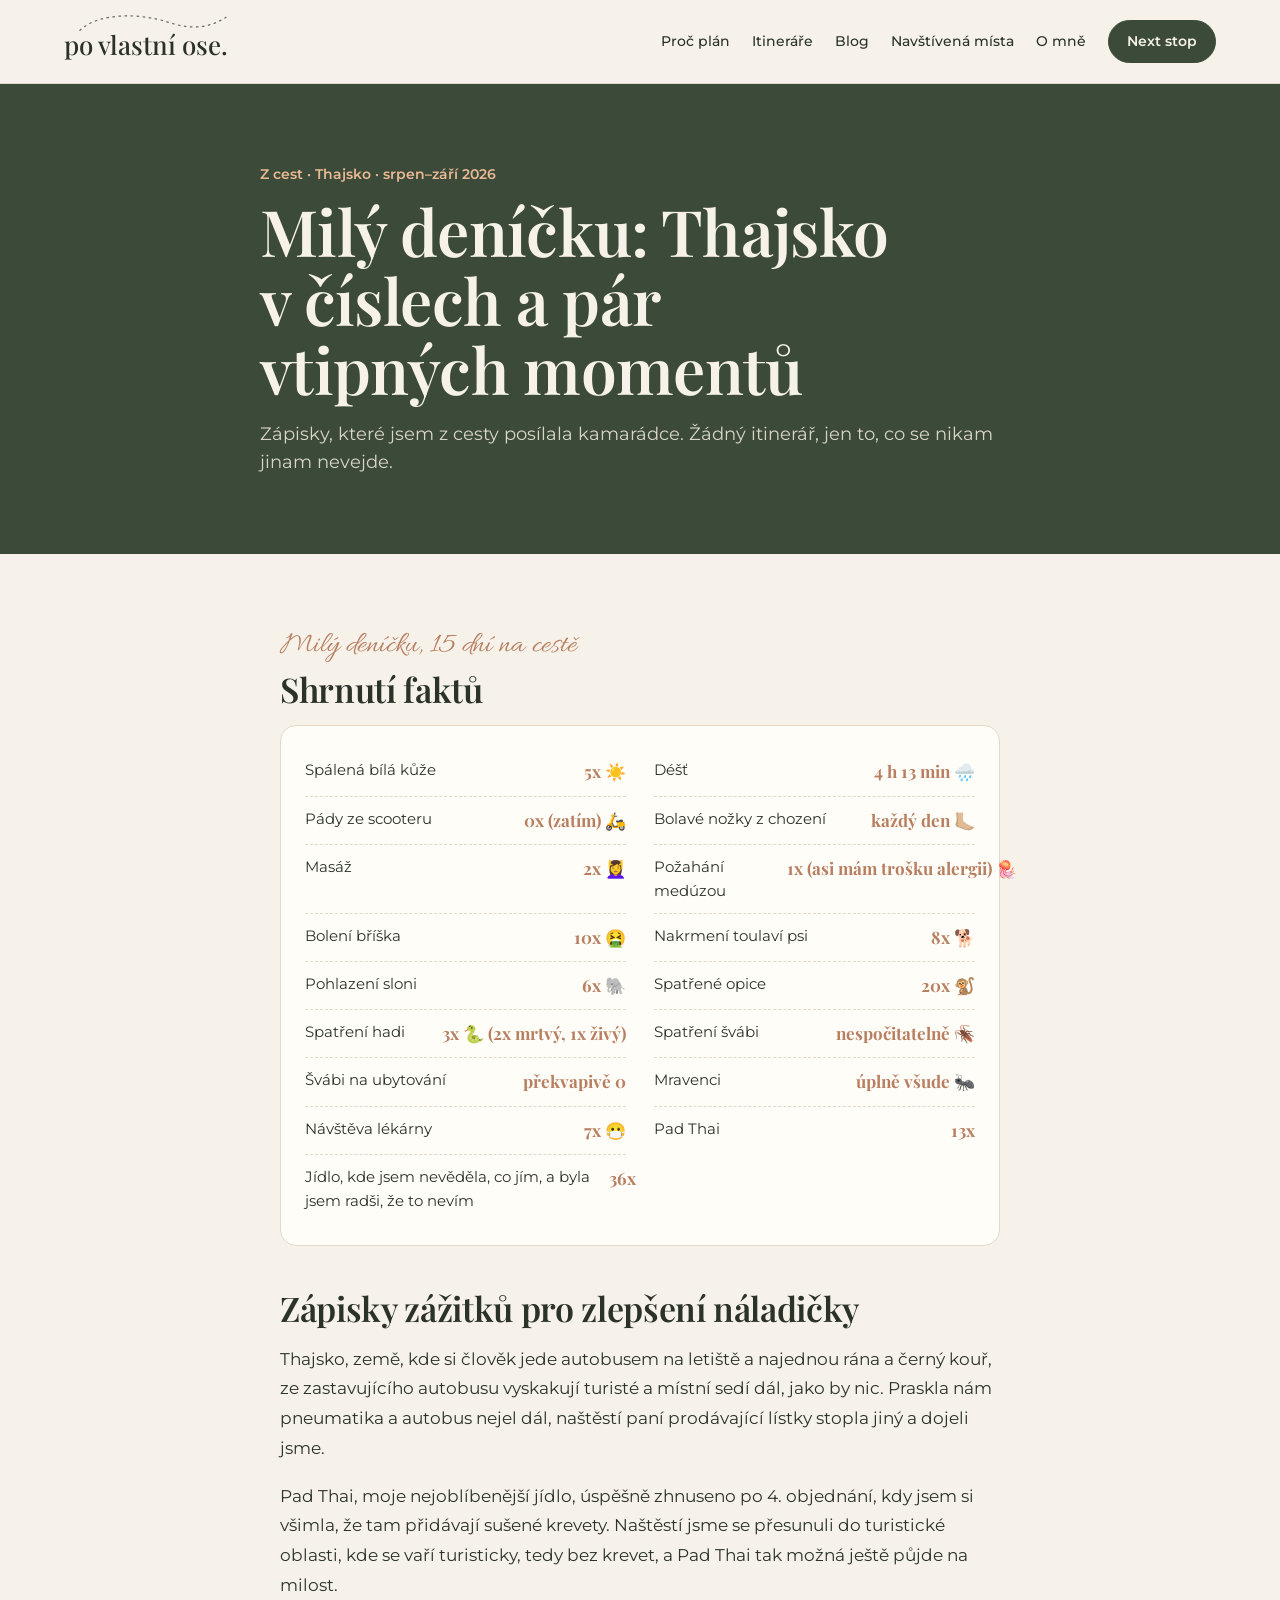
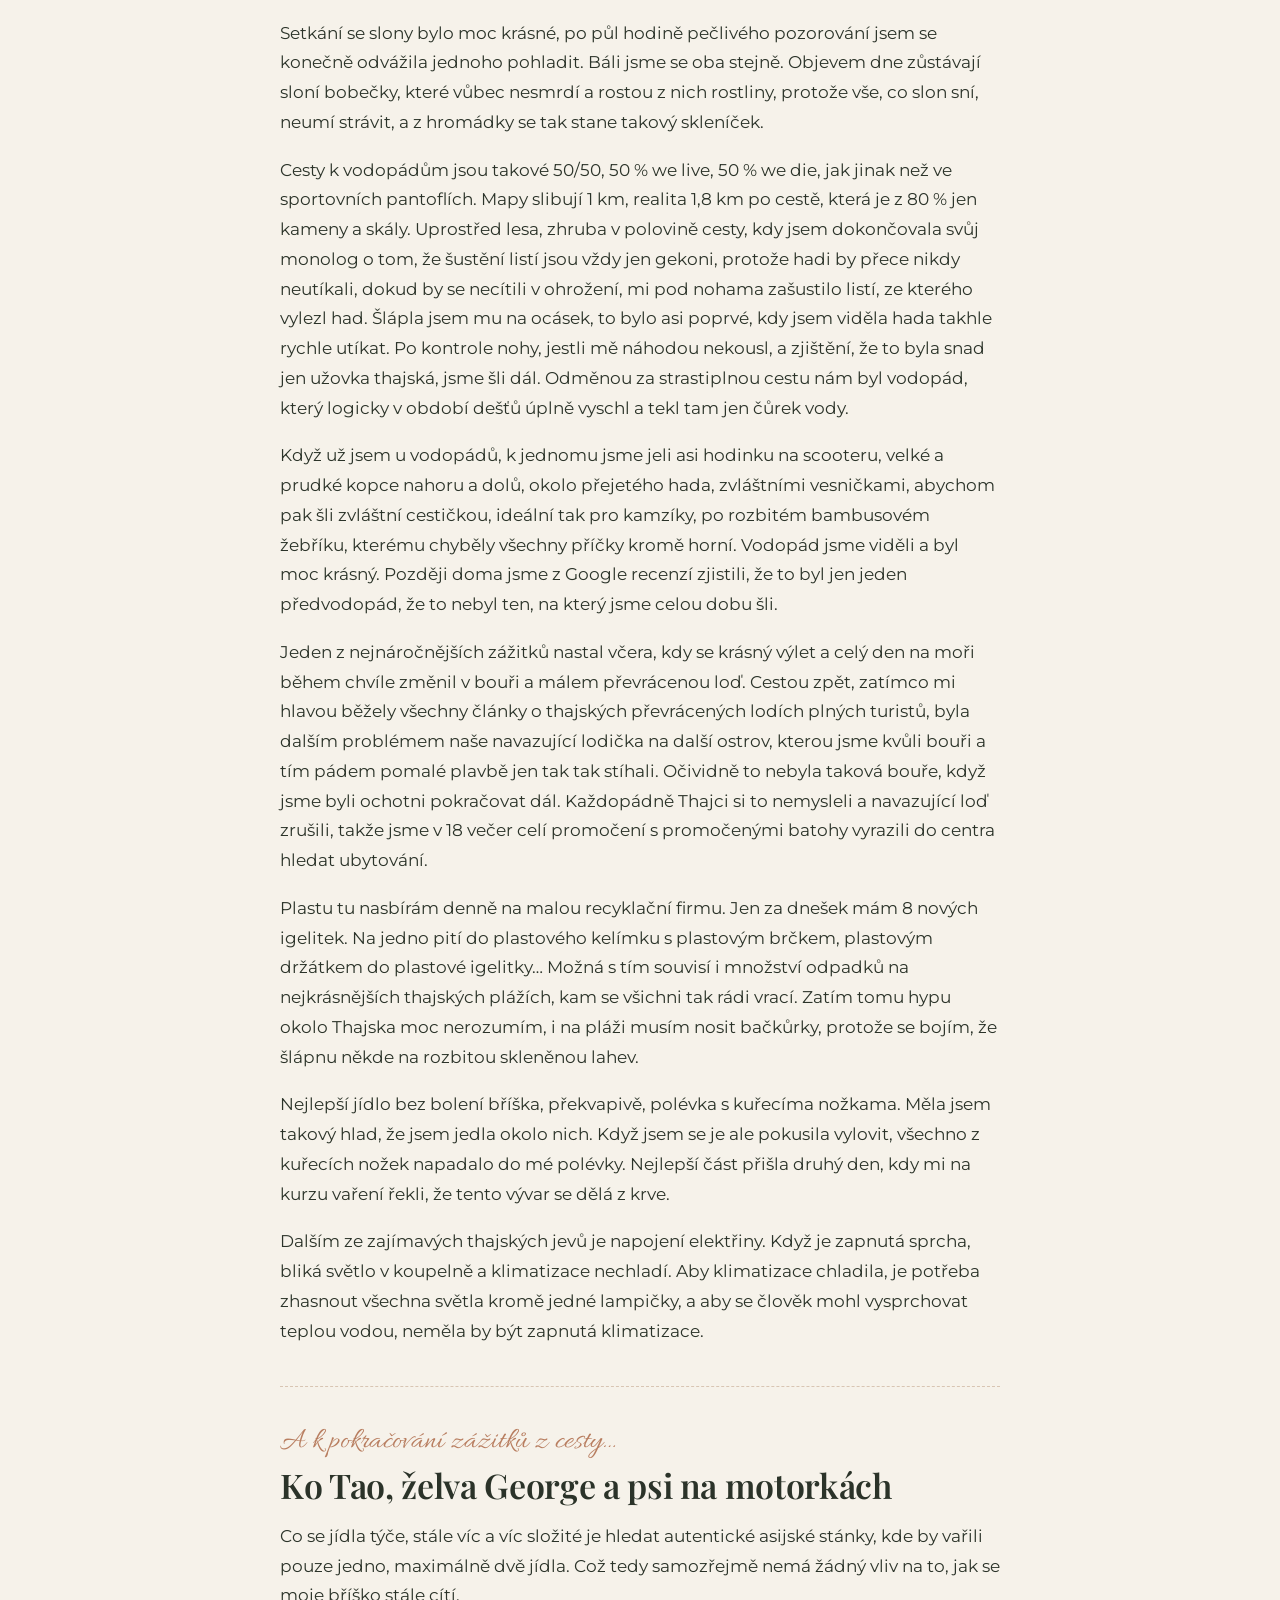
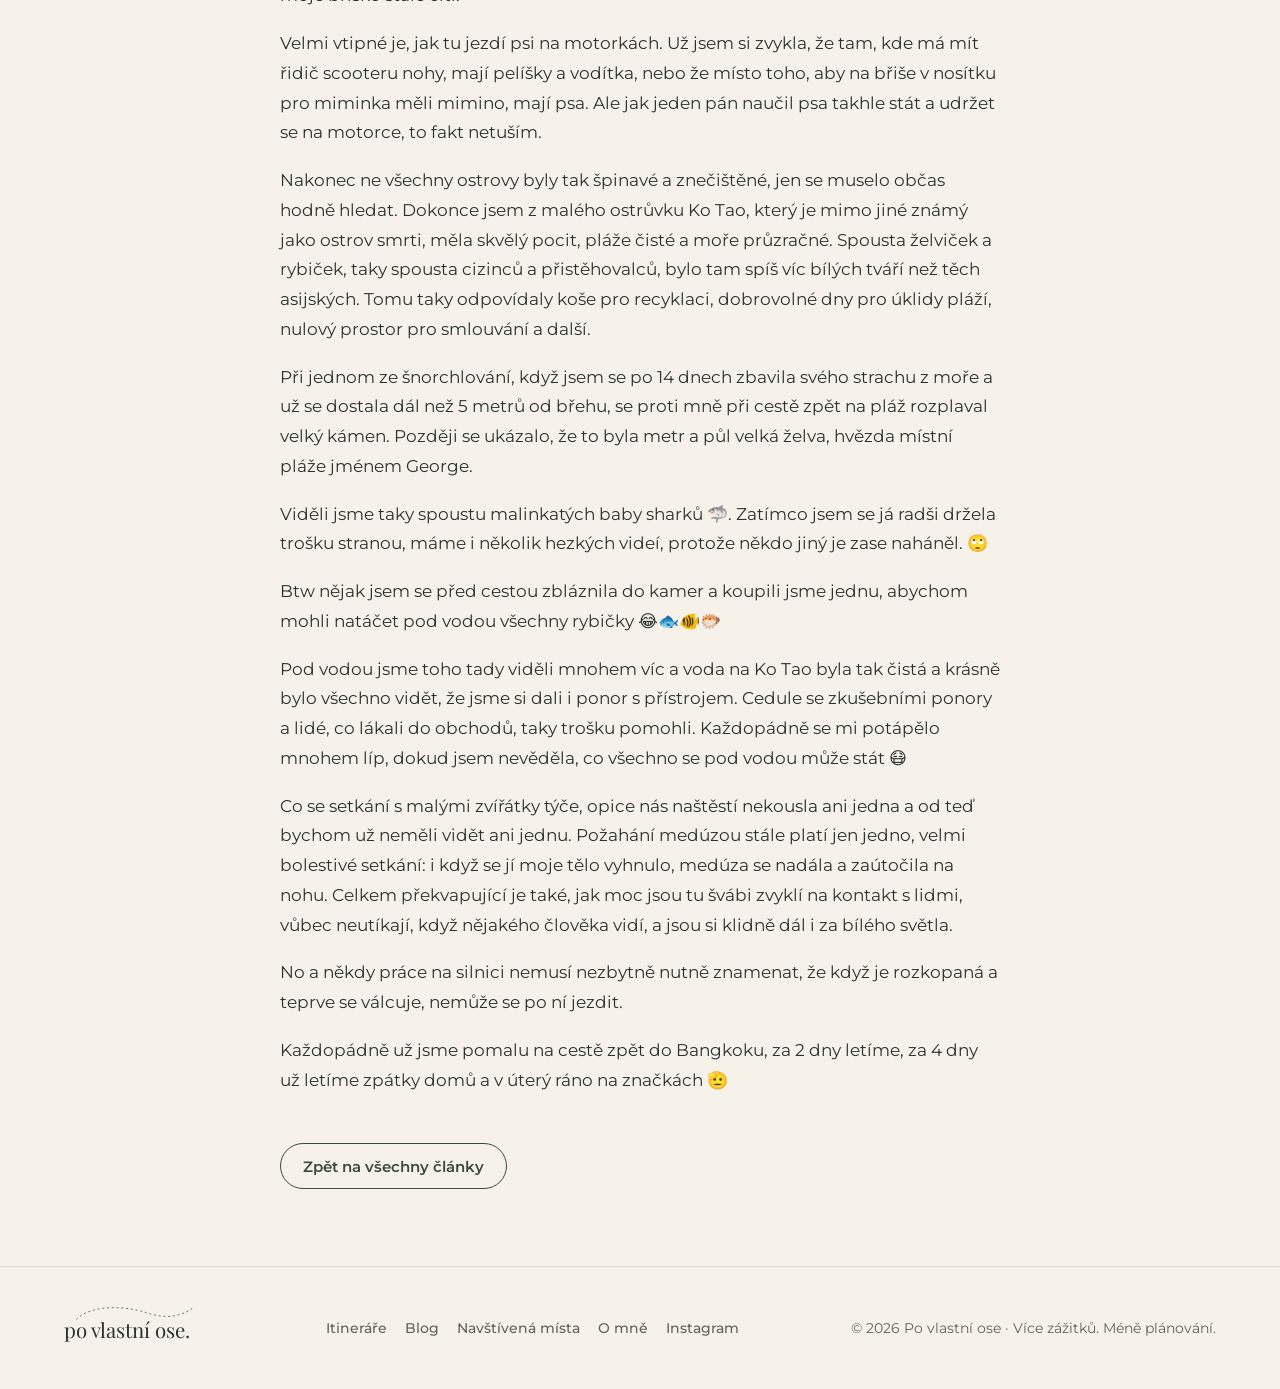
<file: clanky/thajsko-mily-denicku/index.html>
<!DOCTYPE html>
<html lang="cs">
<head>
<meta charset="utf-8">
<meta name="viewport" content="width=device-width, initial-scale=1">
<title>Milý deníčku z Thajska | Po vlastní ose</title>
<meta name="robots" content="noindex, nofollow">
<meta name="description" content="Vtipné momenty z cesty po Thajsku: sloni, hadi na cestě k vodopádům, bouře na moři, želva George a Pad Thai se sušenými krevetami.">
<link rel="icon" href="data:image/svg+xml,%3Csvg xmlns=%22http://www.w3.org/2000/svg%22 viewBox=%220 0 24 30%22%3E%3Cpath fill=%22%23B87E60%22 d=%22M12 1C6.2 1 1.8 5.4 1.8 11c0 7.4 9 16.6 9.4 17 .4.4 1.1.4 1.5 0 .4-.4 9.5-9.6 9.5-17C22.2 5.4 17.8 1 12 1zm0 14.2a4 4 0 1 1 0-8 4 4 0 0 1 0 8z%22/%3E%3C/svg%3E">
<link rel="preconnect" href="https://fonts.googleapis.com">
<link rel="preconnect" href="https://fonts.gstatic.com" crossorigin>
<link rel="stylesheet" href="https://fonts.googleapis.com/css2?family=Allura&family=Montserrat:wght@400;500;600&family=Playfair+Display:ital,wght@0,500;0,600;1,500&display=swap">
<link rel="stylesheet" href="/assets/style.css">
</head>
<body>
<svg width="0" height="0" style="position:absolute" aria-hidden="true">
 <defs>
  <symbol id="plane" viewBox="0 0 24 24"><path fill="currentColor" d="M21.5 11.2c.9.2.9 1.4 0 1.6l-5.8 1.1-4.6 6.6c-.3.4-.7.6-1.2.6H8.8l2.3-7-4.8.7-1.7 2.2H3.3l1-3.7-1-3.7h1.3l1.7 2.2 4.8.7-2.3-7h1.1c.5 0 .9.2 1.2.6l4.6 6.6z"/></symbol>
  <symbol id="pin" viewBox="0 0 24 30"><path fill="currentColor" d="M12 1C6.2 1 1.8 5.4 1.8 11c0 7.4 9 16.6 9.4 17 .4.4 1.1.4 1.5 0 .4-.4 9.5-9.6 9.5-17C22.2 5.4 17.8 1 12 1zm0 14.2a4 4 0 1 1 0-8 4 4 0 0 1 0 8z"/></symbol>
  <symbol id="palm" viewBox="0 0 120 200"><path d="M62 200c-6-50-4-100 6-140" stroke="currentColor" stroke-width="7" fill="none" stroke-linecap="round"/><g fill="currentColor"><path d="M68 60C50 40 25 38 4 52c22-4 42 2 64 8z"/><path d="M68 60c6-22 26-36 50-34-20 6-36 18-50 34z"/><path d="M68 60C60 36 40 20 16 22c20 8 38 20 52 38z"/><path d="M68 60c20-10 42-6 52 14-18-10-34-12-52-14z"/><path d="M68 60c-14 4-30 18-34 40 10-18 20-30 34-40z"/></g></symbol>
 </defs>
</svg>

<header>
 <div class="bar">
  <a class="logo" href="/" aria-label="Po vlastní ose, úvod">
   <svg viewBox="0 0 220 64" role="img"><title>po vlastní ose.</title>
    <path d="M18 24 C 40 2, 90 4, 120 14 S 170 20, 188 8" fill="none" stroke="currentColor" stroke-width="1.4" stroke-dasharray="3 4" opacity=".7"/>
    <use href="/#pin" x="10" y="12" width="14" height="17" style="color:var(--terra)"/>
    <use href="/#plane" x="184" y="0" width="20" height="20" transform="rotate(-14 194 10)"/>
    <text x="0" y="52" font-family="Playfair Display, Georgia, serif" font-size="30" font-weight="500" fill="currentColor">po vlastní ose.</text>
   </svg>
  </a>
  <nav class="main" aria-label="Hlavní menu">
   <a href="/#proc">Proč plán</a><a href="/#itinerare">Itineráře</a><a href="/#blog">Blog</a><a href="/#mista">Navštívená místa</a><a href="/#o-mne">O mně</a>
   <a class="btn" href="/#itinerare">Next stop</a>
  </nav>
 </div>
</header>

<main>
<section class="band art-hero">
 <div class="wrap">
  <span class="k">Z cest · Thajsko · srpen–září 2026</span>
  <h1>Milý deníčku: Thajsko v číslech a pár vtipných momentů</h1>
  <p>Zápisky, které jsem z cesty posílala kamarádce. Žádný itinerář, jen to, co se nikam jinam nevejde.</p>
 </div>
</section>
<section class="band">
 <article class="art">
  <span class="hand">Milý deníčku, 15 dní na cestě</span>
  <h2 style="margin-top:0">Shrnutí faktů</h2>
  <div class="facts"><div><span>Spálená bílá kůže</span><b>5x ☀️</b></div><div><span>Déšť</span><b>4 h 13 min 🌧️</b></div><div><span>Pády ze scooteru</span><b>0x (zatím) 🛵</b></div><div><span>Bolavé nožky z chození</span><b>každý den 🦶🏼</b></div><div><span>Masáž</span><b>2x 💆‍♀️</b></div><div><span>Požahání medúzou</span><b>1x (asi mám trošku alergii) 🪼</b></div><div><span>Bolení bříška</span><b>10x 🤮</b></div><div><span>Nakrmení toulaví psi</span><b>8x 🐕</b></div><div><span>Pohlazení sloni</span><b>6x 🐘</b></div><div><span>Spatřené opice</span><b>20x 🐒</b></div><div><span>Spatření hadi</span><b>3x 🐍 (2x mrtvý, 1x živý)</b></div><div><span>Spatření švábi</span><b>nespočitatelně 🪳</b></div><div><span>Švábi na ubytování</span><b>překvapivě 0</b></div><div><span>Mravenci</span><b>úplně všude 🐜</b></div><div><span>Návštěva lékárny</span><b>7x 😷</b></div><div><span>Pad Thai</span><b>13x</b></div><div><span>Jídlo, kde jsem nevěděla, co jím, a byla jsem radši, že to nevím</span><b>36x</b></div></div>
  <h2>Zápisky zážitků pro zlepšení náladičky</h2>
  <p>Thajsko, země, kde si člověk jede autobusem na letiště a najednou rána a černý kouř, ze zastavujícího autobusu vyskakují turisté a místní sedí dál, jako by nic. Praskla nám pneumatika a autobus nejel dál, naštěstí paní prodávající lístky stopla jiný a dojeli jsme.</p>
<p>Pad Thai, moje nejoblíbenější jídlo, úspěšně zhnuseno po 4. objednání, kdy jsem si všimla, že tam přidávají sušené krevety. Naštěstí jsme se přesunuli do turistické oblasti, kde se vaří turisticky, tedy bez krevet, a Pad Thai tak možná ještě půjde na milost.</p>
<p>Setkání se slony bylo moc krásné, po půl hodině pečlivého pozorování jsem se konečně odvážila jednoho pohladit. Báli jsme se oba stejně. Objevem dne zůstávají sloní bobečky, které vůbec nesmrdí a rostou z nich rostliny, protože vše, co slon sní, neumí strávit, a z hromádky se tak stane takový skleníček.</p>
<p>Cesty k vodopádům jsou takové 50/50, 50 % we live, 50 % we die, jak jinak než ve sportovních pantoflích. Mapy slibují 1 km, realita 1,8 km po cestě, která je z 80 % jen kameny a skály. Uprostřed lesa, zhruba v polovině cesty, kdy jsem dokončovala svůj monolog o tom, že šustění listí jsou vždy jen gekoni, protože hadi by přece nikdy neutíkali, dokud by se necítili v ohrožení, mi pod nohama zašustilo listí, ze kterého vylezl had. Šlápla jsem mu na ocásek, to bylo asi poprvé, kdy jsem viděla hada takhle rychle utíkat. Po kontrole nohy, jestli mě náhodou nekousl, a zjištění, že to byla snad jen užovka thajská, jsme šli dál. Odměnou za strastiplnou cestu nám byl vodopád, který logicky v období dešťů úplně vyschl a tekl tam jen čůrek vody.</p>
<p>Když už jsem u vodopádů, k jednomu jsme jeli asi hodinku na scooteru, velké a prudké kopce nahoru a dolů, okolo přejetého hada, zvláštními vesničkami, abychom pak šli zvláštní cestičkou, ideální tak pro kamzíky, po rozbitém bambusovém žebříku, kterému chyběly všechny příčky kromě horní. Vodopád jsme viděli a byl moc krásný. Později doma jsme z Google recenzí zjistili, že to byl jen jeden předvodopád, že to nebyl ten, na který jsme celou dobu šli.</p>
<p>Jeden z nejnáročnějších zážitků nastal včera, kdy se krásný výlet a celý den na moři během chvíle změnil v bouři a málem převrácenou loď. Cestou zpět, zatímco mi hlavou běžely všechny články o thajských převrácených lodích plných turistů, byla dalším problémem naše navazující lodička na další ostrov, kterou jsme kvůli bouři a tím pádem pomalé plavbě jen tak tak stíhali. Očividně to nebyla taková bouře, když jsme byli ochotni pokračovat dál. Každopádně Thajci si to nemysleli a navazující loď zrušili, takže jsme v 18 večer celí promočení s promočenými batohy vyrazili do centra hledat ubytování.</p>
<p>Plastu tu nasbírám denně na malou recyklační firmu. Jen za dnešek mám 8 nových igelitek. Na jedno pití do plastového kelímku s plastovým brčkem, plastovým držátkem do plastové igelitky… Možná s tím souvisí i množství odpadků na nejkrásnějších thajských plážích, kam se všichni tak rádi vrací. Zatím tomu hypu okolo Thajska moc nerozumím, i na pláži musím nosit bačkůrky, protože se bojím, že šlápnu někde na rozbitou skleněnou lahev.</p>
<p>Nejlepší jídlo bez bolení bříška, překvapivě, polévka s kuřecíma nožkama. Měla jsem takový hlad, že jsem jedla okolo nich. Když jsem se je ale pokusila vylovit, všechno z kuřecích nožek napadalo do mé polévky. Nejlepší část přišla druhý den, kdy mi na kurzu vaření řekli, že tento vývar se dělá z krve.</p>
<p>Dalším ze zajímavých thajských jevů je napojení elektřiny. Když je zapnutá sprcha, bliká světlo v koupelně a klimatizace nechladí. Aby klimatizace chladila, je potřeba zhasnout všechna světla kromě jedné lampičky, a aby se člověk mohl vysprchovat teplou vodou, neměla by být zapnutá klimatizace.</p>

  <hr>
  <span class="hand">A k pokračování zážitků z cesty…</span>
  <h2 style="margin-top:0">Ko Tao, želva George a psi na motorkách</h2>
  <p>Co se jídla týče, stále víc a víc složité je hledat autentické asijské stánky, kde by vařili pouze jedno, maximálně dvě jídla. Což tedy samozřejmě nemá žádný vliv na to, jak se moje bříško stále cítí.</p>
<p>Velmi vtipné je, jak tu jezdí psi na motorkách. Už jsem si zvykla, že tam, kde má mít řidič scooteru nohy, mají pelíšky a vodítka, nebo že místo toho, aby na břiše v nosítku pro miminka měli mimino, mají psa. Ale jak jeden pán naučil psa takhle stát a udržet se na motorce, to fakt netuším.</p>
<p>Nakonec ne všechny ostrovy byly tak špinavé a znečištěné, jen se muselo občas hodně hledat. Dokonce jsem z malého ostrůvku Ko Tao, který je mimo jiné známý jako ostrov smrti, měla skvělý pocit, pláže čisté a moře průzračné. Spousta želviček a rybiček, taky spousta cizinců a přistěhovalců, bylo tam spíš víc bílých tváří než těch asijských. Tomu taky odpovídaly koše pro recyklaci, dobrovolné dny pro úklidy pláží, nulový prostor pro smlouvání a další.</p>
<p>Při jednom ze šnorchlování, když jsem se po 14 dnech zbavila svého strachu z moře a už se dostala dál než 5 metrů od břehu, se proti mně při cestě zpět na pláž rozplaval velký kámen. Později se ukázalo, že to byla metr a půl velká želva, hvězda místní pláže jménem George.</p>
<p>Viděli jsme taky spoustu malinkatých baby sharků 🦈. Zatímco jsem se já radši držela trošku stranou, máme i několik hezkých videí, protože někdo jiný je zase naháněl. 🙄</p>
<p>Btw nějak jsem se před cestou zbláznila do kamer a koupili jsme jednu, abychom mohli natáčet pod vodou všechny rybičky 😂🐟🐠🐡</p>
<p>Pod vodou jsme toho tady viděli mnohem víc a voda na Ko Tao byla tak čistá a krásně bylo všechno vidět, že jsme si dali i ponor s přístrojem. Cedule se zkušebními ponory a lidé, co lákali do obchodů, taky trošku pomohli. Každopádně se mi potápělo mnohem líp, dokud jsem nevěděla, co všechno se pod vodou může stát 😷</p>
<p>Co se setkání s malými zvířátky týče, opice nás naštěstí nekousla ani jedna a od teď bychom už neměli vidět ani jednu. Požahání medúzou stále platí jen jedno, velmi bolestivé setkání: i když se jí moje tělo vyhnulo, medúza se nadála a zaútočila na nohu. Celkem překvapující je také, jak moc jsou tu švábi zvyklí na kontakt s lidmi, vůbec neutíkají, když nějakého člověka vidí, a jsou si klidně dál i za bílého světla.</p>
<p>No a někdy práce na silnici nemusí nezbytně nutně znamenat, že když je rozkopaná a teprve se válcuje, nemůže se po ní jezdit.</p>
<p>Každopádně už jsme pomalu na cestě zpět do Bangkoku, za 2 dny letíme, za 4 dny už letíme zpátky domů a v úterý ráno na značkách 🫡</p>

  <a class="btn ghost back" href="/#blog">Zpět na všechny články</a>
 </article>
</section>
</main>

<footer>
 <div class="wrap">
  <a class="logo" href="/" aria-label="Po vlastní ose, úvod"><svg viewBox="0 0 220 64"><use href="/#pin" x="10" y="12" width="14" height="17" style="color:var(--terra)"/><path d="M18 24 C 40 2, 90 4, 120 14 S 170 20, 188 8" fill="none" stroke="currentColor" stroke-width="1.4" stroke-dasharray="3 4" opacity=".7"/><use href="/#plane" x="184" y="0" width="20" height="20"/><text x="0" y="52" font-family="Playfair Display, Georgia, serif" font-size="30" fill="currentColor">po vlastní ose.</text></svg></a>
  <nav aria-label="Patička"><a href="/#itinerare">Itineráře</a><a href="/#blog">Blog</a><a href="/#mista">Navštívená místa</a><a href="/#o-mne">O mně</a><a href="https://www.instagram.com/m_pankovaa/">Instagram</a></nav>
  <span>© 2026 Po vlastní ose · Více zážitků. Méně plánování.</span>
 </div>
</footer>
</body>
</html>
</file>
<file: assets/style.css>
/* VOICE everyday travel journal, calm and personal, practical underneath
   IDEA a printed travel magazine with a hand-drawn flight route running through it
   PICTURE illustrated Mediterranean coast at sunset, dashed route and plane across the sky
   COLOUR ivory ground, deep olive bands, sage and sand support, terracotta accent (brand palette)
   TYPE Playfair Display headings, Montserrat text, Allura for small handwritten notes
   LAYOUT laptop: scene full-bleed, title in the sky corner; phone: title, scene, buttons */
:root{color-scheme:light dark;
--bg:light-dark(#F6F2EA,#1C221B);--ink:light-dark(#2B3329,#F2EDE3);--soft:light-dark(#5E6556,#B9BCAD);
--olive:#3C4A39;--sage:#8C927E;--sand:#D8C5B3;--terra:#B87E60;--coffee:#5A4A3E;--ivory:#F6F2EA;
--card:light-dark(#FFFDF8,#262E24);--line:light-dark(#E3D8CA,#38412F)}
:root[data-theme=light]{color-scheme:light}:root[data-theme=dark]{color-scheme:dark}
*{box-sizing:border-box;min-width:0}
html{scroll-behavior:smooth;scroll-padding-top:80px}
body{margin:0;background:var(--bg);color:var(--ink);font:16px/1.6 Montserrat,system-ui,sans-serif;overflow-x:clip}
img,svg{max-width:100%}
a{color:inherit}
h1,h2,h3{font-family:"Playfair Display",Georgia,serif;font-weight:600;line-height:1.08;letter-spacing:-.01em;margin:0;text-wrap:balance}
h1{font-size:clamp(38px,5.4vw,64px)}
h2{font-size:clamp(30px,3.6vw,44px)}
h3{font-size:22px}
p{margin:0}
.wrap{max-width:1240px;margin:0 auto}
.band{padding-block:clamp(44px,6vw,88px);padding-inline:max(5vw,16px)}
.hand{font-family:Allura,cursive;font-size:30px;line-height:1;color:var(--terra)}
.btn{display:inline-flex;align-items:center;gap:10px;min-height:46px;padding:0 22px;border-radius:999px;font:600 15px Montserrat,sans-serif;text-decoration:none;border:1.5px solid var(--olive);background:var(--olive);color:var(--ivory);cursor:pointer}
.btn.ghost{background:transparent;color:var(--olive)}
.btn:hover{background:var(--terra);border-color:var(--terra);color:#fff}
.btn:focus-visible,a:focus-visible,input:focus-visible{outline:2px solid var(--terra);outline-offset:3px}
/* header */
header{position:sticky;top:0;z-index:5;background:color-mix(in srgb,var(--bg) 92%,transparent);backdrop-filter:blur(8px);border-bottom:1px solid var(--line)}
.bar{display:flex;align-items:center;justify-content:space-between;gap:18px;flex-wrap:wrap;padding:10px max(5vw,16px)}
.logo{display:block;width:190px;color:var(--ink);text-decoration:none}
nav{display:flex;flex-wrap:wrap;gap:4px 22px;font-size:14px;font-weight:500}
nav a{text-decoration:none;padding:10px 0}
nav a:hover{color:var(--terra)}
nav .btn{min-height:40px;padding:0 18px;font-size:14px}
/* hero */
.hero{position:relative;min-height:min(84svh,760px);display:grid;align-items:start;overflow:hidden;background:#EBD9C4}
.hero .scene{position:absolute;inset:0;width:100%;height:100%}
.hero .txt{position:relative;z-index:1;padding:clamp(40px,7vw,96px) max(5vw,16px) 0;max-width:640px;color:#2B3329}
.hero .lead{font-size:18px;margin:18px 0 6px;max-width:470px}
.hero .tag{font:600 13px Montserrat,sans-serif;letter-spacing:.04em;color:#3C4A39;margin-top:20px}
.hero .cta{display:flex;flex-wrap:wrap;gap:12px;margin-top:26px}
.hero .btn.ghost{color:#3C4A39;border-color:#3C4A39}
/* why */
.why{display:grid;grid-template-columns:minmax(0,1fr) minmax(0,1.6fr);gap:clamp(28px,5vw,72px);align-items:start}
.why .intro p{color:var(--soft);margin-top:16px;max-width:440px}
.pts{display:grid;grid-template-columns:repeat(3,minmax(0,1fr));gap:22px}
.pt{border-top:1.5px solid var(--terra);padding-top:16px}
.pt svg{width:38px;height:38px;color:var(--olive)}
:root[data-theme=dark] .pt svg{color:var(--sand)}
.pt h3{font-size:20px;margin:10px 0 8px}
.pt p{font-size:15px;color:var(--soft)}
/* next stop */
.next{background:var(--olive);color:var(--ivory)}
.next .head{display:flex;justify-content:space-between;align-items:end;gap:20px;flex-wrap:wrap;margin-bottom:34px}
.next .head p{max-width:460px;color:#D9D6C8;margin-top:12px}
.ns{font-family:"Playfair Display",serif;font-size:clamp(40px,5vw,60px);line-height:1;font-weight:600}
.cards{display:grid;grid-template-columns:repeat(3,minmax(0,1fr));gap:22px}
.trip{background:#F6F2EA;color:#2B3329;border-radius:14px;overflow:hidden;display:flex;flex-direction:column}
.trip svg{display:block;width:100%;height:150px}
.trip .b{padding:18px 20px 22px;display:flex;flex-direction:column;gap:8px;flex:1}
.trip .k{font-size:13px;font-weight:600;color:#B87E60}
.trip ul{margin:4px 0 0;padding:0;list-style:none;display:flex;flex-wrap:wrap;gap:6px}
.trip li{font-size:13px;padding:3px 10px;border-radius:999px;background:#E9DFD2;white-space:nowrap}
.more{margin-top:22px}
.trip .soon{margin-top:auto;padding-top:12px;font-size:13px;color:#5E6556}
.next .btn{background:var(--ivory);color:var(--olive);border-color:var(--ivory)}
.next .btn:hover{background:var(--terra);border-color:var(--terra);color:#fff}
/* blog */
.posts{display:grid;grid-template-columns:1.25fr 1fr;gap:22px;margin-top:30px}
.post{background:var(--card);border:1px solid var(--line);border-radius:14px;overflow:hidden;display:flex;flex-direction:column;text-decoration:none}
.post svg{display:block;width:100%;height:150px}
.post.big svg{height:100%;min-height:260px}
.post .b{padding:16px 20px 20px}
.post .k{font-size:13px;color:var(--terra);font-weight:600}
.post h3{margin:6px 0 8px}
.post p{font-size:15px;color:var(--soft)}
.side{display:grid;gap:22px}
.side .post{flex-direction:row}
.side .post svg{width:38%;height:auto;flex:none}
.note{font-size:13px;color:var(--soft);margin-top:16px}
.sect{display:flex;justify-content:space-between;align-items:end;gap:16px;flex-wrap:wrap}
/* destinations */
.dest{background:color-mix(in srgb,var(--sand) 38%,var(--bg))}
.chips{display:flex;flex-wrap:wrap;gap:10px;margin-top:26px}
.chips a{display:inline-flex;align-items:center;gap:8px;min-height:44px;padding:0 18px;border-radius:999px;border:1px solid var(--line);background:var(--card);text-decoration:none;font-weight:500;font-size:15px}
.chips a svg{width:14px;height:18px;color:var(--terra)}
.chips a:hover{border-color:var(--terra)}
.chips small{color:var(--soft);font-size:13px}
/* about */
.about{display:grid;grid-template-columns:minmax(0,.8fr) minmax(0,1.2fr);gap:clamp(28px,5vw,72px);align-items:center}
.photo{aspect-ratio:4/5;border-radius:200px 200px 16px 16px;overflow:hidden;background:var(--sand)}
.photo svg{width:100%;height:100%;display:block}
.about p{margin-top:14px;color:var(--soft);max-width:560px}
.about p:first-of-type{color:var(--ink);font-size:18px}
/* map */
.mapbox{display:grid;grid-template-columns:minmax(0,1fr) 300px;gap:22px;margin-top:26px;align-items:stretch}
#map{height:480px;border-radius:16px;border:1px solid var(--line);background:#E9DFD2;z-index:0}
#map .leaflet-tile-pane{filter:sepia(.35) saturate(.75) brightness(1.02)}
.leaflet-popup-content{font:14px/1.4 Montserrat,sans-serif;color:#2B3329}
.leaflet-popup-content b{font-family:"Playfair Display",serif;font-size:16px}
.legend{display:flex;flex-direction:column;gap:6px;max-height:480px;overflow:auto}
.legend button{display:flex;justify-content:space-between;align-items:center;gap:10px;min-height:44px;padding:0 16px;border-radius:12px;border:1px solid var(--line);background:var(--card);color:var(--ink);font:500 15px Montserrat,sans-serif;cursor:pointer;text-align:left}
.legend button small{color:var(--soft);font-size:13px;white-space:nowrap}
.legend button:hover,.legend button[aria-pressed=true]{border-color:var(--terra)}
.legend button[aria-pressed=true]{background:color-mix(in srgb,var(--terra) 14%,var(--card))}
.count{margin-top:14px;font-size:15px;color:var(--soft)}
.count b{color:var(--ink);font-family:"Playfair Display",serif;font-size:22px}
/* upcoming */
.up{display:grid;grid-template-columns:repeat(4,minmax(0,1fr));gap:18px;margin-top:28px}
.up article{border:1px solid rgba(246,242,234,.3);border-radius:14px;padding:18px 18px 20px;display:flex;flex-direction:column;gap:6px}
.up .w{font-size:13px;font-weight:600;color:#E9B993}
.up h3{color:#F6F2EA}
.up p{font-size:14px;margin:0}
.up .s{margin-top:auto;padding-top:10px;font-size:13px;color:#CDBBA8}
/* newsletter + footer */
.join{background:var(--coffee);color:var(--ivory);text-align:left}
.join .wrap{display:block}
.join p{color:#E2D6C8;margin-top:10px}
form{display:flex;gap:10px;flex-wrap:wrap}
input{flex:1 1 220px;min-height:48px;border-radius:999px;border:1.5px solid #CDBBA8;background:#F6F2EA;color:#2B3329;padding:0 20px;font:16px Montserrat,sans-serif}
.join .btn{background:var(--terra);border-color:var(--terra)}
.join .btn:hover{background:var(--ivory);color:var(--coffee);border-color:var(--ivory)}
#ok{font-size:14px;margin-top:10px;min-height:1.4em;color:#F0E2D2}
footer{padding:36px max(5vw,16px);border-top:1px solid var(--line)}
footer .wrap{display:flex;justify-content:space-between;gap:20px;flex-wrap:wrap;align-items:center;font-size:14px;color:var(--soft)}
footer .logo{width:150px}
footer nav{gap:4px 18px}
@media(max-width:900px){.cards{grid-template-columns:minmax(0,1fr) minmax(0,1fr)}.mapbox{grid-template-columns:1fr}.legend{flex-direction:row;flex-wrap:wrap;max-height:none}.up{grid-template-columns:repeat(2,minmax(0,1fr))}.why{grid-template-columns:1fr}.posts{grid-template-columns:1fr}.post.big svg{min-height:200px;height:200px}}
@media(max-width:720px){.pts{grid-template-columns:1fr}.about{grid-template-columns:1fr}.photo{max-width:320px}.join .wrap{grid-template-columns:1fr}}
@media(max-width:600px){
 nav.main a:not(.btn){display:none}
 .hero{display:block;min-height:0;background:var(--bg)}
 .hero .scene{position:relative;display:block;height:300px;margin-top:20px}
 .hero .txt{padding-top:28px;color:var(--ink)}
 .hero .tag{color:var(--ink)}
 .hero .btn.ghost{color:var(--ink);border-color:var(--ink)}
 .cards{grid-template-columns:1fr}.up{grid-template-columns:1fr}#map{height:380px}
 .side .post{flex-direction:column}.side .post svg{width:100%;height:140px}
}
@media(prefers-reduced-motion:no-preference){.plane-fly{animation:fly 2.4s cubic-bezier(.3,.6,.3,1) both}@keyframes fly{from{offset-distance:0%}to{offset-distance:100%}}}

/* article */
.art-hero{background:var(--olive);color:var(--ivory)}
.art-hero .wrap{max-width:760px}
.art-hero .k{font-size:14px;font-weight:600;color:#E9B993}
.art-hero h1{margin-top:10px}
.art-hero p{margin-top:16px;color:#D9D6C8;font-size:18px}
.art{max-width:720px;margin:0 auto}
.art p{margin:0 0 18px;font-size:17px;line-height:1.75}
.art h2{font-size:clamp(26px,3vw,34px);margin:44px 0 18px}
.art .hand{display:block;margin:0 0 10px}
.facts{display:grid;grid-template-columns:repeat(2,minmax(0,1fr));gap:0 28px;margin:8px 0 10px;padding:22px 24px;border-radius:16px;background:var(--card);border:1px solid var(--line)}
.facts div{display:flex;justify-content:space-between;gap:14px;padding:10px 0;border-bottom:1px dashed var(--line);font-size:15px}
.facts div:nth-last-child(-n+2){border-bottom:0}
.facts b{font-family:"Playfair Display",serif;font-size:17px;white-space:nowrap;color:var(--terra)}
.art .lead{font-size:19px;color:var(--soft)}
.back{display:inline-flex;margin-top:30px}
.art hr{border:0;border-top:1.5px dashed var(--sand);margin:40px 0}
@media(max-width:600px){.facts{grid-template-columns:1fr}.facts div:nth-last-child(2){border-bottom:1px dashed var(--line)}}
</file>
